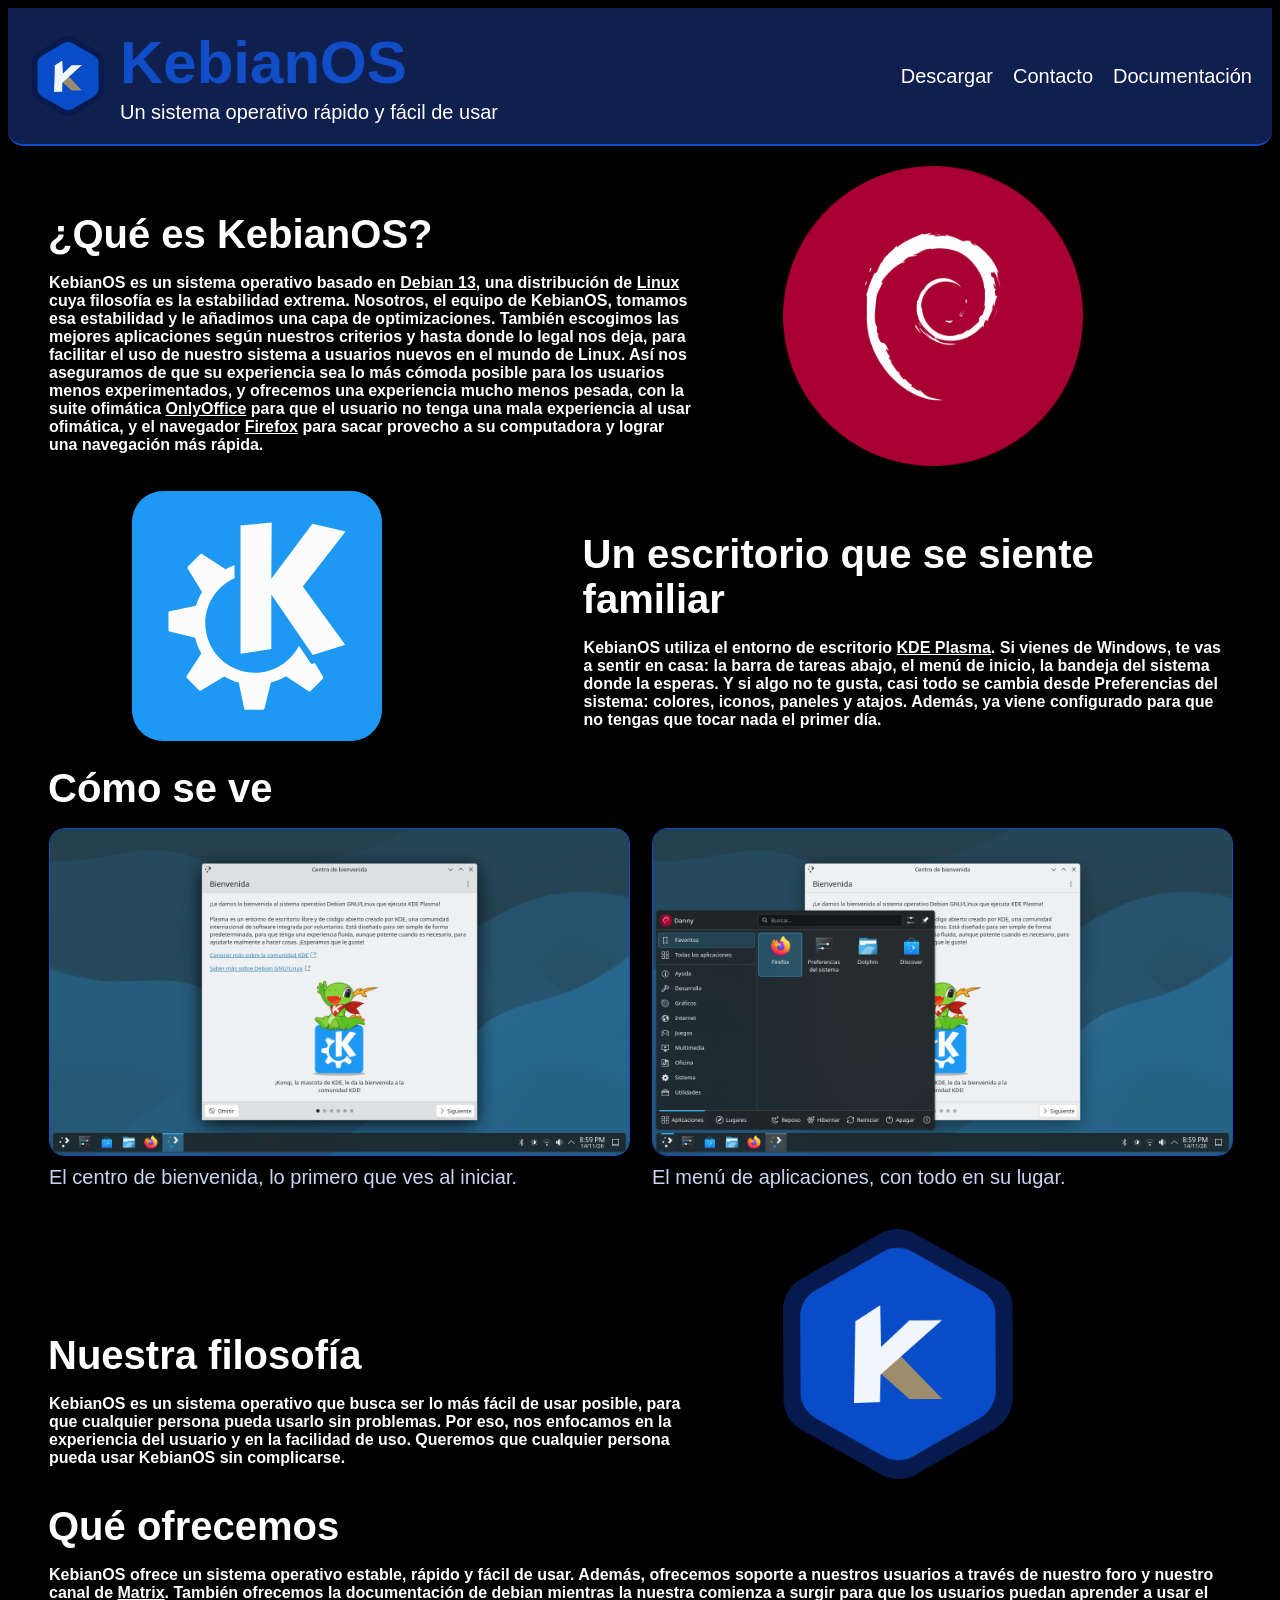
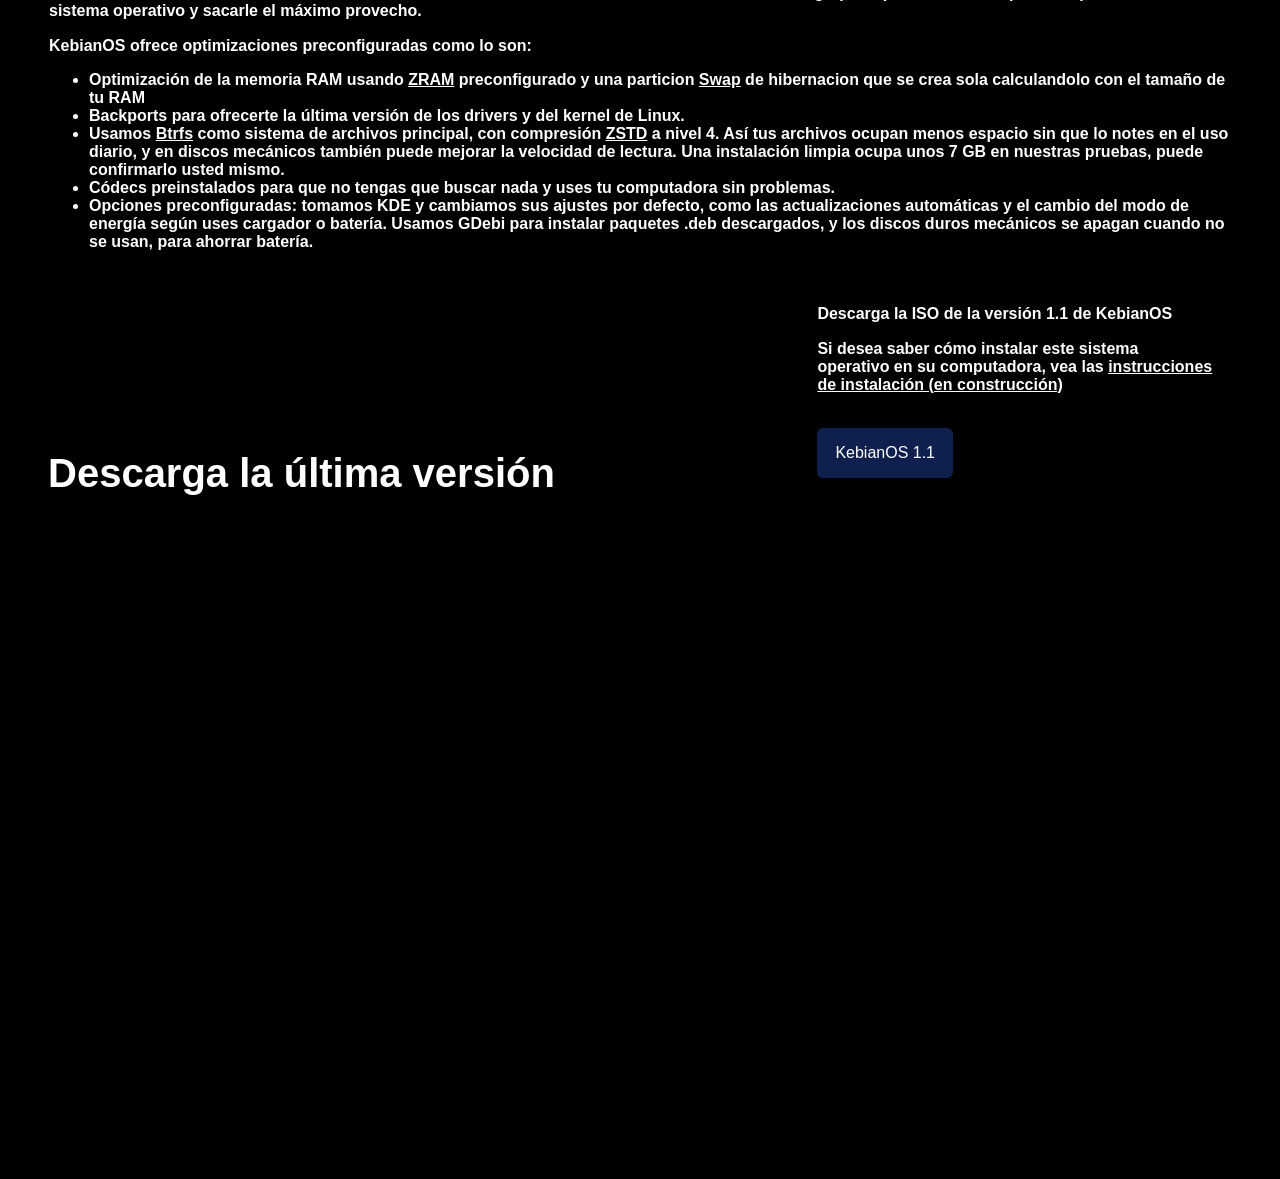
<file: index.html>
<!DOCTYPE html>
<html lang="es">
  <head>
    <meta name="google-site-verification" content="A3nO0-pI93KwMRhNLgHQPzI06pYdwtsDLGP_suFK4k4" />
    <script data-goatcounter="https://dannyxd300.goatcounter.com/count"
        async src="//gc.zgo.at/count.js"></script>
    <meta charset="utf-8">
    <meta name="google-adsense-account" content="ca-pub-1594895174520289">
    <title>KebianOS | Un sistema para cualquiera</title>
    <meta property="og:type" content="website">
    <meta property="og:url" content="https://kebianos.github.io/">
    <meta property="og:title" content="KebianOS | Un sistema para cualquiera">
    <meta property="og:description" content="Distribución de Linux basada en Debian 13 (Trixie) con KDE Plasma, rápida, ligera y lista para usar.">
    <meta property="og:image" content="https://kebianos.github.io/preview.png">
    <meta property="og:image:width" content="1200">
    <meta property="og:image:height" content="630">
    <meta property="og:image:alt" content="KebianOS, una distro para cualquiera, basada en Debian 13 y KDE Plasma.">
    <meta name="twitter:card" content="summary_large_image">
    <meta name="twitter:url" content="https://kebianos.github.io/">
    <meta name="twitter:title" content="KebianOS | Un sistema para cualquiera">
    <meta name="twitter:description" content="Distribución de Linux basada en Debian 13 (Trixie) con KDE Plasma, rápida, ligera y lista para usar.">
    <meta name="twitter:image" content="https://kebianos.github.io/preview.png">
    <meta name="twitter:image:alt" content="KebianOS, una distro para cualquiera, basada en Debian 13 y KDE Plasma.">
    <link rel="stylesheet" href="styles.css">
    <link rel="icon" href="logo.png" type="image/png">
    <script async src="https://pagead2.googlesyndication.com/pagead/js/adsbygoogle.js?client=ca-pub-1594895174520289"
     crossorigin="anonymous"></script>
  </head>

  <body>
    <header class="site-header">
      <div class="brand">
        <img src="logo.png" alt="Logo de KebianOS" class="logo">
        <div>
          <h1>KebianOS</h1>
          <p>Un sistema operativo rápido y fácil de usar</p>
        </div>
      </div>
      <nav aria-label="Navegación principal">
        <ul>
          <li><a href="descargar.html">Descargar</a></li>
          <li><a href="contacto.html">Contacto</a></li>
          <li><a href="documentacion.html">Documentación</a></li>
        </ul>
      </nav>
    </header>

    <!-- Inicio de la página: un resumen corto sobre qué es la distro, en qué se basa y cuál es nuestra filosofía -->
    <section id="what-kebianos" aria-labelledby="titulo-que-es" class="what-kebianos-sec">
      <div class="what-kebianos sec-layout">
        <div class="kebianos-expli">
          <h2 id="titulo-que-es" class="title-1">¿Qué es KebianOS?</h2>
          <h3 class="copy">KebianOS es un sistema operativo basado en <a href="https://www.debian.org/releases/trixie/index.es.html" class="Link-1">Debian 13</a>, una distribución de <a href="https://www.redhat.com/es/topics/linux/what-is-linux" class="Link-1">Linux</a> cuya filosofía es la estabilidad extrema. Nosotros, el equipo de KebianOS, tomamos esa estabilidad y le añadimos una capa de optimizaciones. También escogimos las mejores aplicaciones según nuestros criterios y hasta donde lo legal nos deja, para facilitar el uso de nuestro sistema a usuarios nuevos en el mundo de Linux.
          Así nos aseguramos de que su experiencia sea lo más cómoda posible para los usuarios menos experimentados, y ofrecemos una experiencia mucho menos pesada, con la suite ofimática <a href="https://www.onlyoffice.com/" class="Link-1">OnlyOffice</a> para que el usuario no tenga una mala experiencia al usar ofimática, y el navegador <a href="https://www.firefox.com/" class="Link-1">Firefox</a> para sacar provecho a su computadora y lograr una navegación más rápida.</h3>
        </div>
        <div class="logo-debian-div">
          <img src="debian.png" alt="Logo de Debian" class="logo-debian-img">
        </div>
      </div>
    </section>
    <section id="desktop" aria-labelledby="titulo-escritorio">
      <div class="desktop what-kebianos sec-layout sec-reverse">
        <div class="logo-kde-div">
          <img src="kde-logo.svg" alt="Logo de KDE" class="logo-kde-img">
        </div>
        <div class="info-desktop">
          <h2 id="titulo-escritorio" class="title-1">Un escritorio que se siente familiar</h2>
          <h3 class="copy">KebianOS utiliza el entorno de escritorio <a href="https://www.kde.org/" class="Link-1">KDE Plasma</a>. Si vienes de Windows, te vas a sentir en casa: la barra de tareas abajo, el menú de inicio, la bandeja del sistema donde la esperas. Y si algo no te gusta, casi todo se cambia desde Preferencias del sistema: colores, iconos, paneles y atajos. Además, ya viene configurado para que no tengas que tocar nada el primer día.</h3>
        </div>
      </div>
    </section>
    <section id="capturas" aria-labelledby="titulo-capturas">
      <div class="what-kebianos">
        <h2 id="titulo-capturas" class="title-1">Cómo se ve</h2>
        <div class="capturas-grid">
          <figure class="captura">
            <a href="cap1.png">
              <img src="cap1.png" alt="Centro de bienvenida de KebianOS sobre el escritorio KDE Plasma" width="1366" height="768" loading="lazy">
            </a>
            <figcaption>El centro de bienvenida, lo primero que ves al iniciar.</figcaption>
          </figure>
          <figure class="captura">
            <a href="cap2.png">
              <img src="cap2.png" alt="Menú de aplicaciones de KebianOS con Firefox, Dolphin y Discover" width="1366" height="768" loading="lazy">
            </a>
            <figcaption>El menú de aplicaciones, con todo en su lugar.</figcaption>
          </figure>
        </div>
      </div>
    </section>
    <section id="filosofia" aria-labelledby="titulo-filosofia">
      <div class="filosofia what-kebianos sec-layout">
        <div class="info-filosofia">
          <h2 id="titulo-filosofia" class="title-1">Nuestra filosofía</h2>
          <h3 class="copy">KebianOS es un sistema operativo que busca ser lo más fácil de usar posible, para que cualquier persona pueda usarlo sin problemas. Por eso, nos enfocamos en la experiencia del usuario y en la facilidad de uso. Queremos que cualquier persona pueda usar KebianOS sin complicarse.</h3>
        </div>
        <div class="logo-kebianos-div">
          <img src="logo.png" alt="Logo de KebianOS" class="logo-kebianos-img">
        </div>
      </div>
    </section>
    <section id="ofrecemos" aria-labelledby="titulo-ofrecemos">
      <div class="ofrecemos what-kebianos of">
        <div class="info-ofrecemos">
          <h2 id="titulo-ofrecemos" class="title-1">Qué ofrecemos</h2>
          <h3 class="of">KebianOS ofrece un sistema operativo estable, rápido y fácil de usar. Además, ofrecemos soporte a nuestros usuarios a través de nuestro foro y nuestro canal de <a href="https://matrix.to/#/%23kebianos:matrix.org" target="_blank" rel="noopener noreferrer" class="Link-1">Matrix</a>. También ofrecemos la documentación de debian mientras la nuestra comienza a surgir para que los usuarios puedan aprender a usar el sistema operativo y sacarle el máximo provecho.</h3>
          <h3 class="of">KebianOS ofrece optimizaciones preconfiguradas como lo son:
            <ul>
              <li>Optimización de la memoria RAM usando <a href="https://wiki.archlinux.org/title/Zram" class="Link-1">ZRAM</a> preconfigurado y una particion <a href="https://wiki.archlinux.org/title/Swap" class="Link-1">Swap</a> de hibernacion que se crea sola calculandolo con el tamaño de tu RAM</li>
              <li>Backports para ofrecerte la última versión de los drivers y del kernel de Linux.</li>
              <li>Usamos <a href="https://wiki.archlinux.org/title/Btrfs" class="Link-1">Btrfs</a> como sistema de archivos principal, con compresión <a href="https://man.archlinux.org/man/zstd.1.en" class="Link-1">ZSTD</a> a nivel 4. Así tus archivos ocupan menos espacio sin que lo notes en el uso diario, y en discos mecánicos también puede mejorar la velocidad de lectura. Una instalación limpia ocupa unos 7 GB en nuestras pruebas, puede confirmarlo usted mismo.</li>
              <li>Códecs preinstalados para que no tengas que buscar nada y uses tu computadora sin problemas.</li>
              <li>Opciones preconfiguradas: tomamos KDE y cambiamos sus ajustes por defecto, como las actualizaciones automáticas y el cambio del modo de energía según uses cargador o batería. Usamos GDebi para instalar paquetes .deb descargados, y los discos duros mecánicos se apagan cuando no se usan, para ahorrar batería.</li>

            </ul>
          </h3>
        </div>
      </div>
    </section>
    <section id="descarga" aria-labelledby="titulo-descarga">
      <div class="descarga sec-layout what-kebianos of">
        <div class="info-dowload">
          <h2 id="titulo-descarga" class="title-1">Descarga la última versión</h2>
        </div>
        <div class="download of">
          <h3 class="copy">Descarga la ISO de la versión 1.1 de KebianOS</h3>
          <h3 class="copy">Si desea saber cómo instalar este sistema operativo en su computadora, vea las <a href="instrucciones.html" class="Link-1">instrucciones de instalación (en construcción)</a></h3>
          <a class="boton boton-descarga copy" href="https://www.mediafire.com/file/cwktmjme5ajv4h6/KebianOS-amd64_1.1_.iso/file">KebianOS 1.1</a>
        </div>
      </div>
    </section>
    <div id="container-15a08a248e6405eaa5c0792495d2495e"></div>
  </body>
</html>
</file>
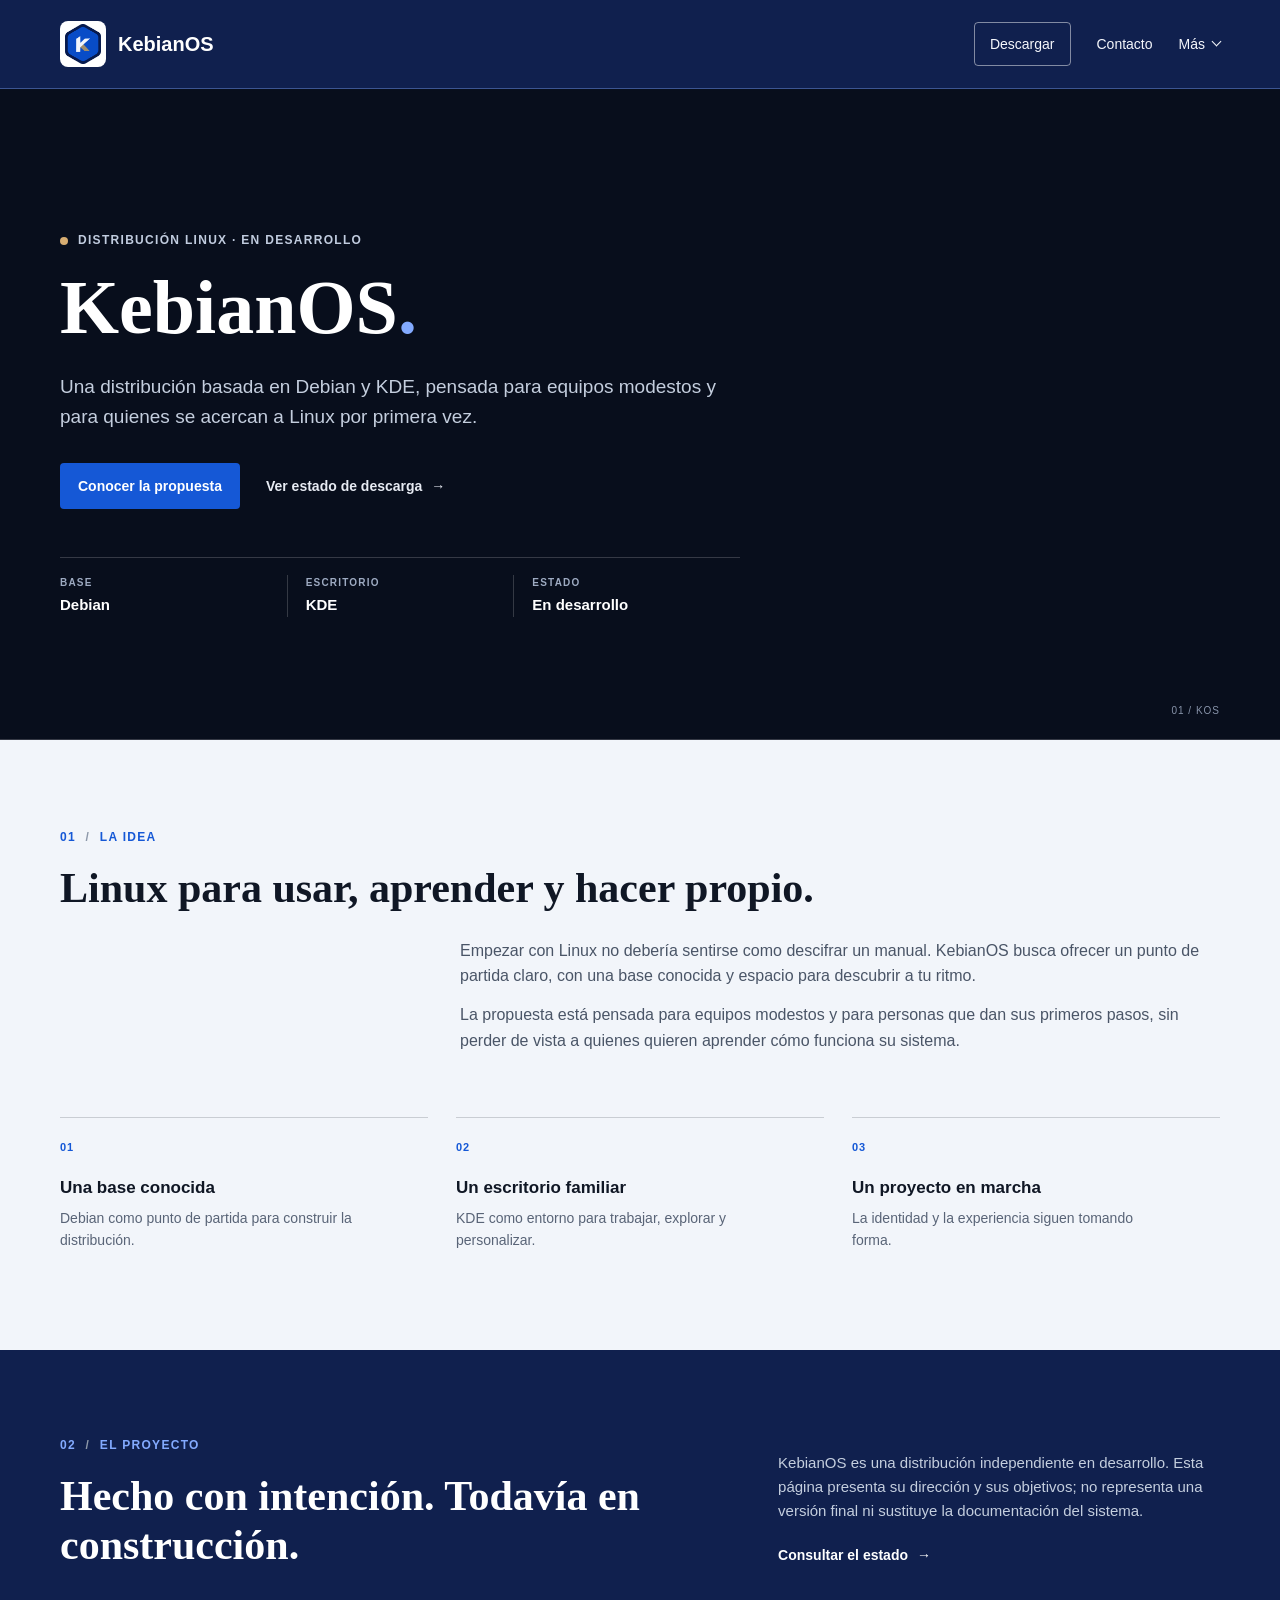
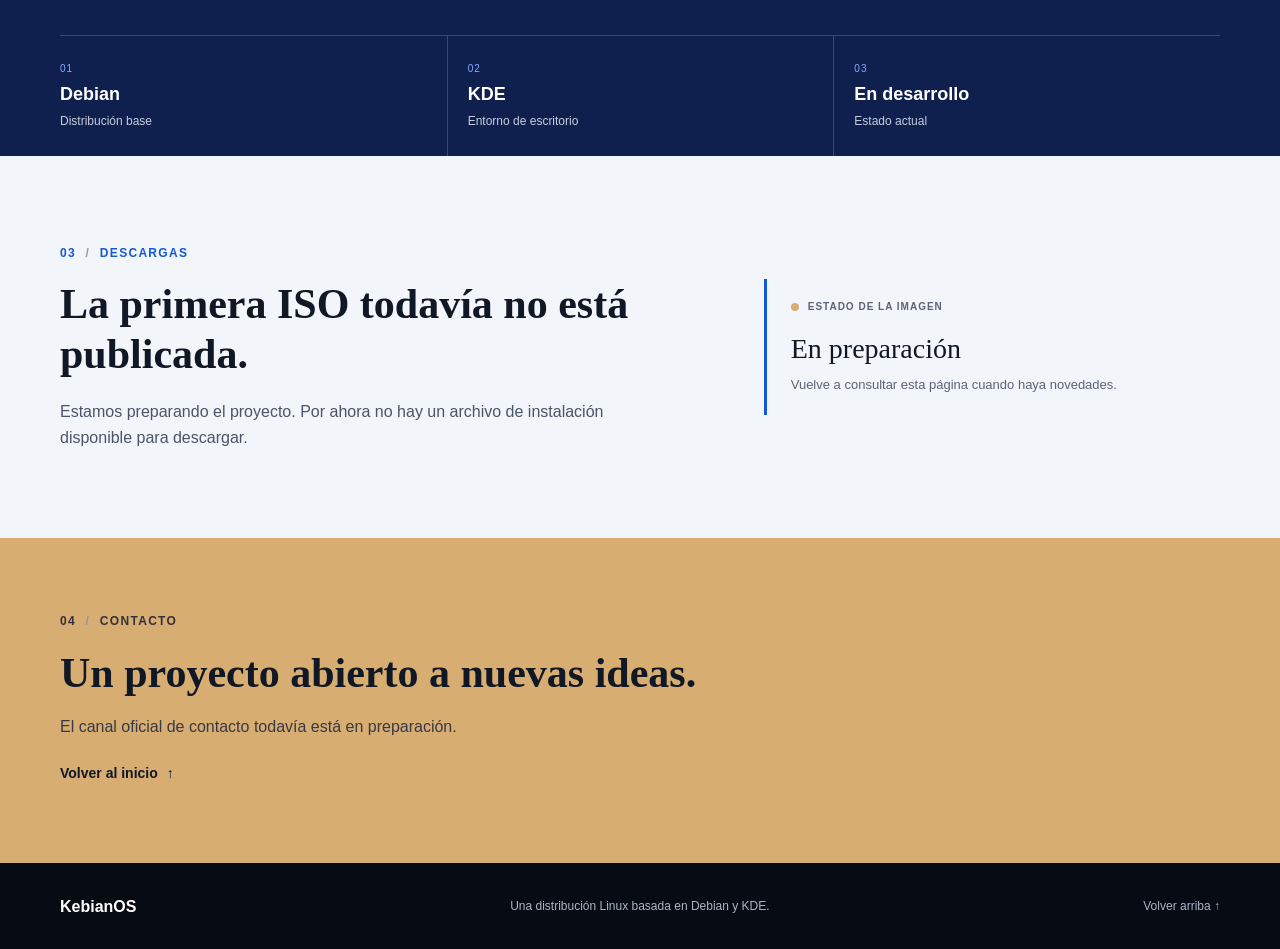
<file: IA/index.html>
<!doctype html>
<html lang="es">
  <head>
    <meta charset="utf-8">
    <meta name="viewport" content="width=device-width, initial-scale=1">
    <meta name="description" content="Conoce KebianOS, una distribución Linux basada en Debian y KDE que está en desarrollo.">
    <meta name="theme-color" content="#10204e">
    <title>KebianOS | Una distro Linux en desarrollo</title>
    <link rel="icon" type="image/png" href="../logo.png">
    <link rel="stylesheet" href="styles.css">
    <script src="script.js" defer></script>
  </head>
  <body>
    <a class="skip-link" href="#contenido">Saltar al contenido</a>

    <header class="site-header">
      <div class="header-inner">
        <a class="brand" href="#inicio" aria-label="KebianOS, inicio">
          <img src="../logo.png" alt="">
          <span>KebianOS</span>
        </a>

        <nav class="site-nav" aria-label="Navegación principal">
          <ul class="nav-list">
            <li><a class="nav-download" href="#descargas">Descargar</a></li>
            <li><a href="#contacto">Contacto</a></li>
            <li class="nav-dropdown">
              <button
                class="dropdown-toggle"
                type="button"
                aria-expanded="false"
                aria-controls="more-menu"
              >
                Más <span class="dropdown-arrow" aria-hidden="true"></span>
              </button>
              <ul class="dropdown-menu" id="more-menu" hidden>
                <li><a href="#inicio">Inicio</a></li>
                <li><a href="#filosofia">Filosofía</a></li>
                <li><a href="#experiencia">El proyecto</a></li>
              </ul>
            </li>
          </ul>
        </nav>
      </div>
    </header>

    <main id="contenido">
      <section class="hero" id="inicio" aria-labelledby="hero-title">
        <div class="hero-inner">
          <p class="eyebrow"><span class="status-dot"></span> DISTRIBUCIÓN LINUX · EN DESARROLLO</p>
          <h1 id="hero-title">KebianOS<span class="title-mark">.</span></h1>
          <p class="hero-copy">
            Una distribución basada en Debian y KDE, pensada para equipos modestos
            y para quienes se acercan a Linux por primera vez.
          </p>
          <div class="hero-actions">
            <a class="button button-primary" href="#filosofia">Conocer la propuesta</a>
            <a class="button button-text" href="#descargas">Ver estado de descarga <span aria-hidden="true">&#8594;</span></a>
          </div>

          <dl class="hero-facts" aria-label="Resumen de KebianOS">
            <div>
              <dt>BASE</dt>
              <dd>Debian</dd>
            </div>
            <div>
              <dt>ESCRITORIO</dt>
              <dd>KDE</dd>
            </div>
            <div>
              <dt>ESTADO</dt>
              <dd>En desarrollo</dd>
            </div>
          </dl>
        </div>
        <span class="hero-index" aria-hidden="true">01 / KOS</span>
      </section>

      <section class="philosophy section-light" id="filosofia" aria-labelledby="philosophy-title">
        <div class="content-width">
          <div class="section-heading">
            <p class="section-label">01 <span>/</span> LA IDEA</p>
            <h2 id="philosophy-title">Linux para usar, aprender y hacer propio.</h2>
          </div>
          <div class="section-copy">
            <p>
              Empezar con Linux no debería sentirse como descifrar un manual.
              KebianOS busca ofrecer un punto de partida claro, con una base
              conocida y espacio para descubrir a tu ritmo.
            </p>
            <p>
              La propuesta está pensada para equipos modestos y para personas
              que dan sus primeros pasos, sin perder de vista a quienes quieren
              aprender cómo funciona su sistema.
            </p>
          </div>
        </div>

        <ol class="principles content-width">
          <li>
            <span class="principle-number">01</span>
            <h3>Una base conocida</h3>
            <p>Debian como punto de partida para construir la distribución.</p>
          </li>
          <li>
            <span class="principle-number">02</span>
            <h3>Un escritorio familiar</h3>
            <p>KDE como entorno para trabajar, explorar y personalizar.</p>
          </li>
          <li>
            <span class="principle-number">03</span>
            <h3>Un proyecto en marcha</h3>
            <p>La identidad y la experiencia siguen tomando forma.</p>
          </li>
        </ol>
      </section>

      <section class="project section-dark" id="experiencia" aria-labelledby="project-title">
        <div class="content-width project-layout">
          <div>
            <p class="section-label section-label-light">02 <span>/</span> EL PROYECTO</p>
            <h2 id="project-title">Hecho con intención. Todavía en construcción.</h2>
          </div>
          <div class="project-copy">
            <p>
              KebianOS es una distribución independiente en desarrollo. Esta
              página presenta su dirección y sus objetivos; no representa una
              versión final ni sustituye la documentación del sistema.
            </p>
            <a class="text-link" href="#descargas">Consultar el estado <span aria-hidden="true">&#8594;</span></a>
          </div>
        </div>

        <div class="project-line content-width" aria-label="Datos del proyecto">
          <div><span>01</span><strong>Debian</strong><small>Distribución base</small></div>
          <div><span>02</span><strong>KDE</strong><small>Entorno de escritorio</small></div>
          <div><span>03</span><strong>En desarrollo</strong><small>Estado actual</small></div>
        </div>
      </section>

      <section class="downloads section-light" id="descargas" aria-labelledby="downloads-title">
        <div class="content-width downloads-layout">
          <div>
            <p class="section-label">03 <span>/</span> DESCARGAS</p>
            <h2 id="downloads-title">La primera ISO todavía no está publicada.</h2>
            <p class="downloads-copy">
              Estamos preparando el proyecto. Por ahora no hay un archivo de
              instalación disponible para descargar.
            </p>
          </div>
          <div class="release-status" role="status">
            <p class="status-heading"><span class="status-dot"></span> ESTADO DE LA IMAGEN</p>
            <p class="status-value">En preparación</p>
            <p class="status-note">Vuelve a consultar esta página cuando haya novedades.</p>
          </div>
        </div>
      </section>

      <section class="contact section-accent" id="contacto" aria-labelledby="contact-title">
        <div class="content-width contact-inner">
          <p class="section-label">04 <span>/</span> CONTACTO</p>
          <h2 id="contact-title">Un proyecto abierto a nuevas ideas.</h2>
          <p>El canal oficial de contacto todavía está en preparación.</p>
          <a class="contact-link" href="#inicio">Volver al inicio <span aria-hidden="true">&#8593;</span></a>
        </div>
      </section>
    </main>

    <footer class="site-footer">
      <div class="content-width footer-inner">
        <a class="footer-brand" href="#inicio">KebianOS</a>
        <p>Una distribución Linux basada en Debian y KDE.</p>
        <a href="#inicio" class="back-to-top">Volver arriba &#8593;</a>
      </div>
    </footer>
  </body>
</html>
</file>
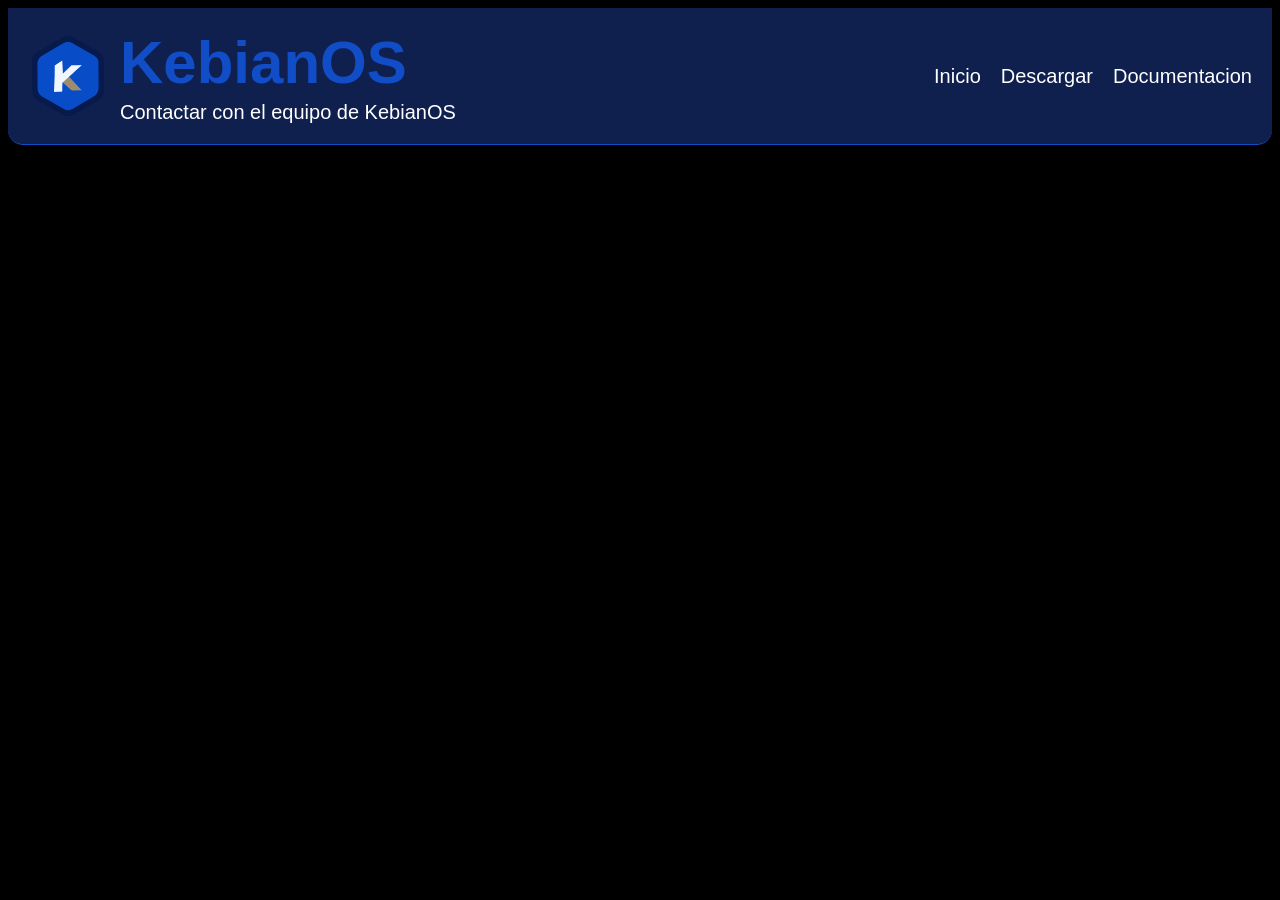
<file: contacto.html>
<!DOCTYPE html>
<html lang="es">
  <head>
    <script data-goatcounter="https://kebianos.goatcounter.com/count"
        async src="//gc.zgo.at/count.js"></script>
    <meta charset="utf-8">
    <title>KebianOS | Contacto con soporte</title>
    <link rel="stylesheet" href="styles.css">
    <link rel="icon" href="logo.png" type="image/png">
  </head>

  <body>
    <header>
      <div class="brand">
        <img src="logo.png" alt="Logo de Kebian OS" class="logo">
        <div>
          <h1>KebianOS</h1>
          <p>Contactar con el equipo de KebianOS</p>
        </div>
      </div>
      <nav aria-label="Navegación principal">
        <ul>
          <li><a href="index.html">Inicio</a></li>
          <li><a href="descargar.html">Descargar</a></li>
          <li><a href="documentacion.html">Documentacion</a></li>
        </ul>
      </nav>
    </header>
  </body>
</html>
</file>
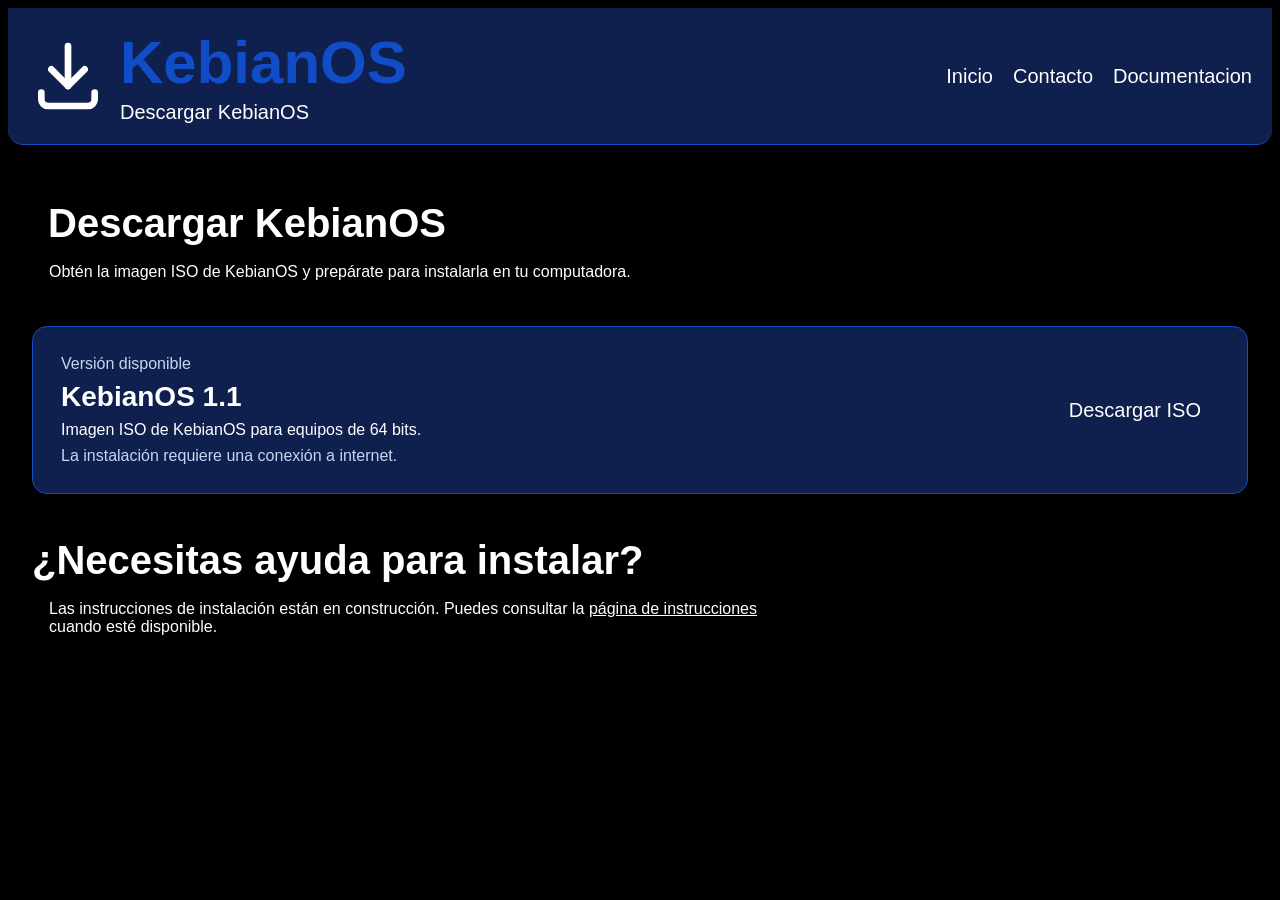
<file: descargar.html>
<!DOCTYPE html>
<html lang="es">
  <head>
    <script data-goatcounter="https://kebianos.goatcounter.com/count"
        async src="//gc.zgo.at/count.js"></script>
    <meta charset="utf-8">
    <title>KebianOS | Zona de descargas</title>
    <link rel="stylesheet" href="styles.css">
    <link rel="icon" href="logo.png" type="image/png">
  </head>

  <body>
    <header>
      <div class="brand">
        <svg xmlns="http://www.w3.org/2000/svg" viewBox="0 0 24 24" width="48" height="48" fill="none" stroke="currentColor" stroke-width="2" stroke-linecap="round" stroke-linejoin="round" class="logo">
          <path d="M12 3v12"/>
          <path d="M7 10l5 5 5-5"/>
          <path d="M4 17v2a2 2 0 0 0 2 2h12a2 2 0 0 0 2-2v-2"/>
        </svg>
        <div>
          <h1>KebianOS</h1>
          <p>Descargar KebianOS</p>
        </div>
      </div>
      <nav aria-label="Navegación principal">
        <ul>
          <li><a href="index.html">Inicio</a></li>
          <li><a href="contacto.html">Contacto</a></li>
          <li><a href="documentacion.html">Documentacion</a></li>
        </ul>
      </nav>
    </header>
    <main class="download-page what-kebianos" aria-labelledby="titulo-descargas">
      <section class="download-intro">
        <h2 id="titulo-descargas" class="title-1">Descargar KebianOS</h2>
        <p class="copy">Obtén la imagen ISO de KebianOS y prepárate para instalarla en tu computadora.</p>
      </section>

      <section class="download-card" aria-labelledby="version-disponible">
        <div>
          <p class="download-eyebrow">Versión disponible</p>
          <h3 id="version-disponible" class="download-version">KebianOS 1.1</h3>
          <p class="copy">Imagen ISO de KebianOS para equipos de 64 bits.</p>
          <p class="download-note">La instalación requiere una conexión a internet.</p>
        </div>
        <a class="boton boton-descarga download-action" href="https://www.mediafire.com/file/cwktmjme5ajv4h6/KebianOS-amd64_1.1_.iso/file">Descargar ISO</a>
      </section>

      <section class="download-help" aria-labelledby="ayuda-instalacion">
        <h2 id="ayuda-instalacion" class="title-1">¿Necesitas ayuda para instalar?</h2>
        <p class="copy">Las instrucciones de instalación están en construcción. Puedes consultar la <a href="instrucciones.html" class="Link-1">página de instrucciones</a> cuando esté disponible.</p>
      </section>
    </main>
  </body>
</html>
</file>
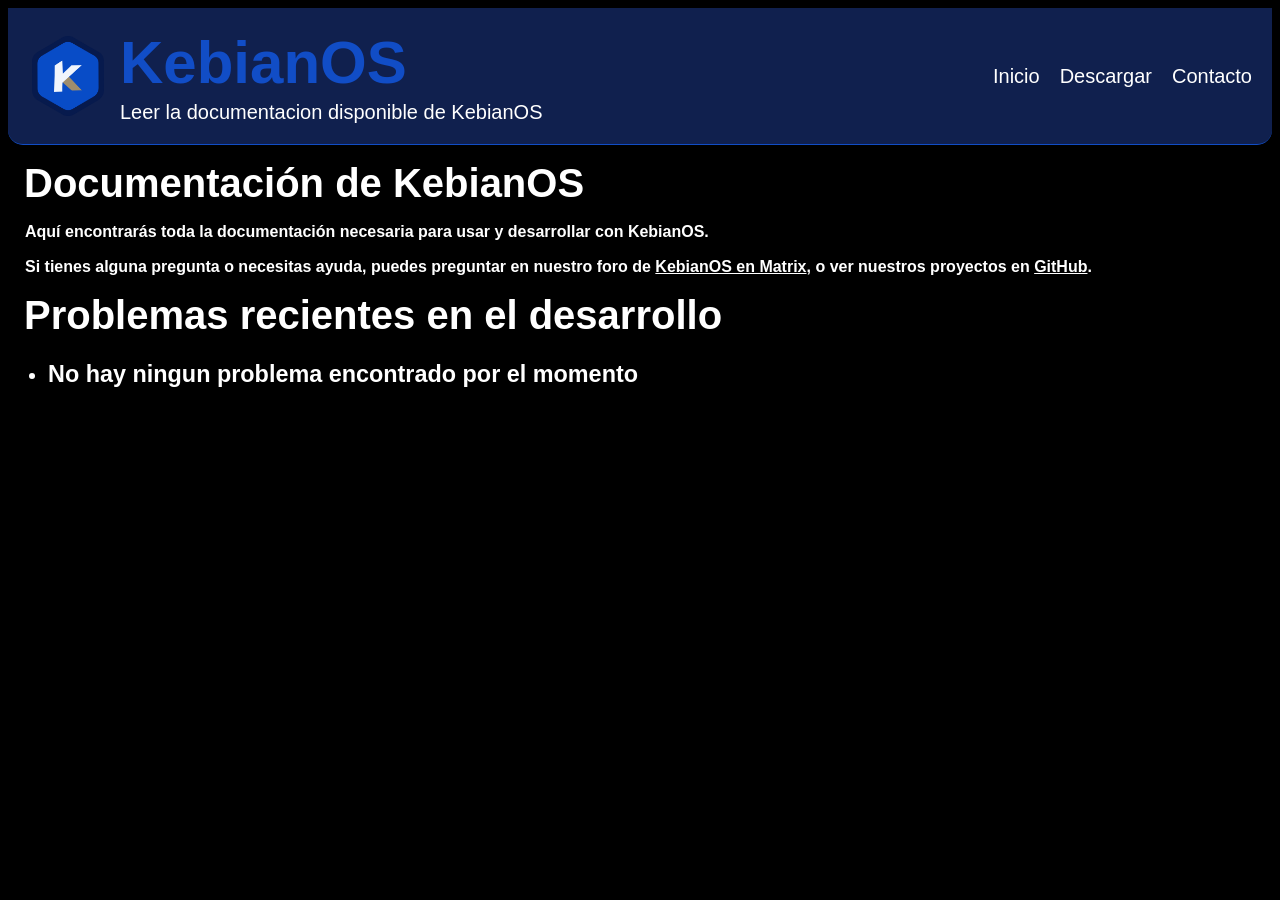
<file: documentacion.html>
<!DOCTYPE html>
<html lang="es">
  <head>
    <script data-goatcounter="https://kebianos.goatcounter.com/count"
        async src="//gc.zgo.at/count.js"></script>
    <meta charset="utf-8">
    <title>KebianOS | Documentacion</title>
    <link rel="stylesheet" href="styles.css">
    <link rel="icon" href="logo.png" type="image/png">
  </head>

  <body>
    <header>
      <div class="brand">
        <img src="logo.png" alt="Logo de Kebian OS" class="logo">
        <div>
          <h1>KebianOS</h1>
          <p>Leer la documentacion disponible de KebianOS</p>
        </div>
      </div>
      <nav aria-label="Navegación principal">
        <ul>
          <li><a href="index.html">Inicio</a></li>
          <li><a href="descargar.html">Descargar</a></li>
          <li><a href="contacto.html">Contacto</a></li>
        </ul>
      </nav>
    </header>
    <div>
      <h2 id="titulo-documentacion" class="title-1">Documentación de KebianOS</h2>
      <h3 class="of">Aquí encontrarás toda la documentación necesaria para usar y desarrollar con KebianOS.</h3>
      <h3 class="of">Si tienes alguna pregunta o necesitas ayuda, puedes preguntar en nuestro foro de <a href="https://matrix.to/#/%23kebianos:matrix.org" class="Link-1">KebianOS en Matrix</a>, o ver nuestros proyectos en <a href="https://github.com/kebianos" class="Link-1">GitHub</a>.</h3>
    </div>
    <div id="docu">
      <h2 id="problemas" class="title-1">Problemas recientes en el desarrollo</h2>
      <ul>
        <li>
        <h3>No hay ningun problema encontrado por el momento</h3>
        </li>
      </ul>
    </div>
  </body>
</html>
</file>
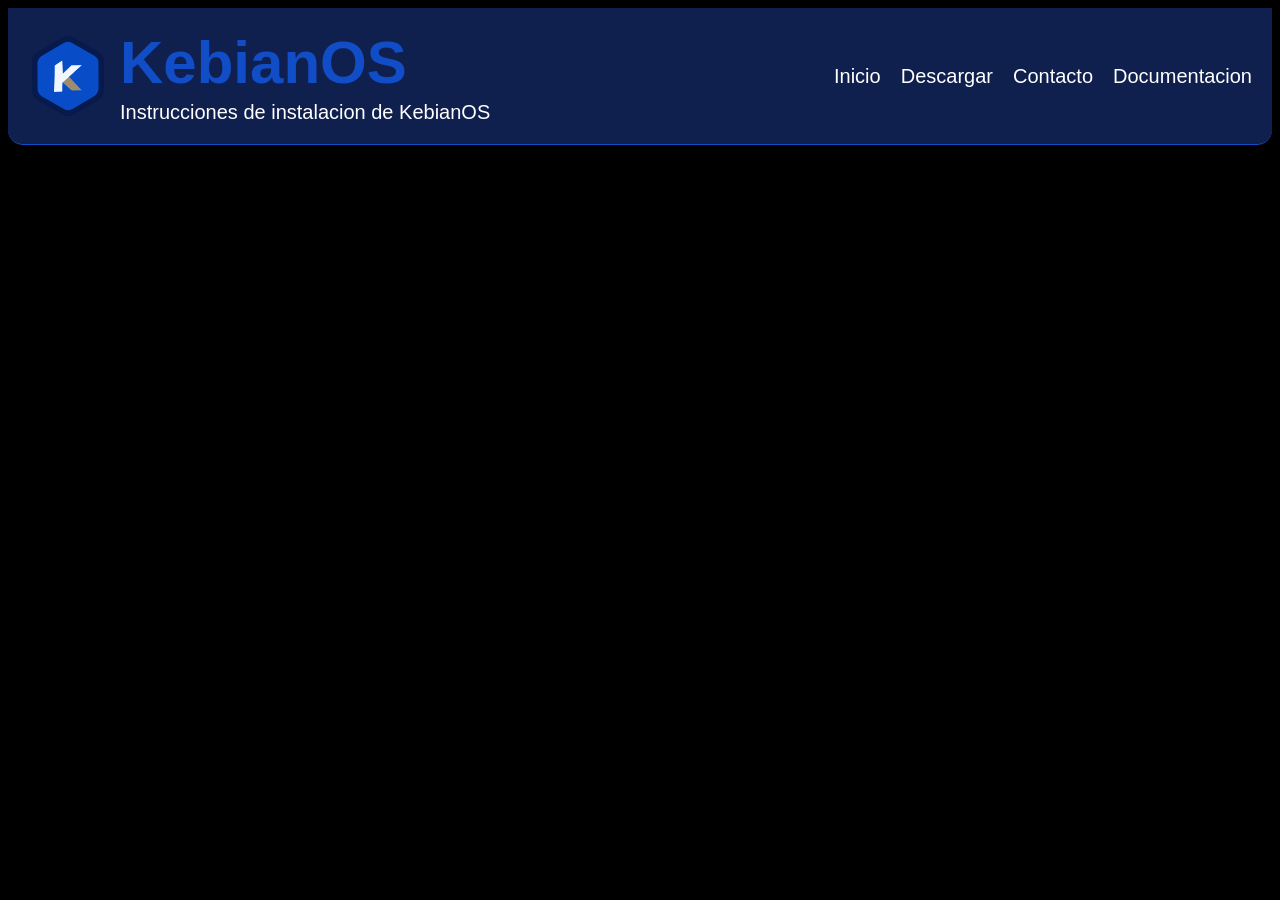
<file: instrucciones.html>
<!DOCTYPE html>
<html lang="es">
  <head>
    <script data-goatcounter="https://kebianos.goatcounter.com/count"
        async src="//gc.zgo.at/count.js"></script>
    <meta charset="utf-8">
    <title>KebianOS | Instrucciones de instalacion</title>
    <link rel="stylesheet" href="styles.css">
    <link rel="icon" href="logo.png" type="image/png">
  </head>

  <body>
    <header>
      <div class="brand">
        <img src="logo.png" alt="Logo de Kebian OS" class="logo">
        <div>
          <h1>KebianOS</h1>
          <p>Instrucciones de instalacion de KebianOS</p>
        </div>
      </div>
      <nav aria-label="Navegación principal">
        <ul>
          <li><a href="index.html">Inicio</a></li>
          <li><a href="descargar.html">Descargar</a></li>
          <li><a href="contacto.html">Contacto</a></li>
          <li><a href="documentacion.html">Documentacion</a></li> 
        </ul>
      </nav>
    </header>
  </body>
</html>
</file>
<file: styles.css>
body {
    color: #ffffff;
    background-color: #000000;
    font-family: Arial, sans-serif;
    font-size: 20px;
}

h1 {
    color: #114dc6;
    font-size: 60px;
    font-weight: bold;
    margin: 0;
}

header {
    background-color: #10204e;
    color: white;
    padding: 20px 20px;
    display: flex;
    align-items: center;
    justify-content: space-between;
    border-bottom: 1px solid #114dc6;
    border-radius: 0px 0px 15px 15px;
}
.site-header {
    position: relative;
    z-index: 5;
    /*background: var(--navy);*/
    border-bottom: 2px solid #114dc5;
}
.of {
    margin: 17px;
    color: #ffffff;
}
.title-1 {
    margin: 16px;
    font-size: 40px;
}
.copy {
    margin: 17px;
    max-width: 770px;
    color: #ffffff;
}
.copy,
.of {
    font-size: 16px;
}
.what-kebianos {
    width: min(1290px, calc(100% - 48px));
    margin-inline: auto;
    margin-top: 20px;
}
.boton {
    min-height: 50px;
    display: inline-flex;
    align-items: center;
    justify-content: center;
    padding: 0 18px;
    border-radius: 6px;
    text-decoration: none;
}
.boton-descarga {
    background: #10204e;
    color: #fff;
}
.boton-descarga:hover {
    background: #114dc6;
}
.download-page {
    display: grid;
    gap: 28px;
    padding-block: 20px 48px;
}
.download-intro {
    max-width: 770px;
}
.download-card {
    display: flex;
    align-items: center;
    justify-content: space-between;
    gap: 24px;
    padding: 28px;
    background: #10204e;
    border: 1px solid #114dc6;
    border-radius: 15px;
}
.download-eyebrow,
.download-note {
    color: #c9d4f0;
    font-size: 16px;
}
.download-eyebrow {
    margin: 0 0 8px;
}
.download-version {
    margin: 0;
    font-size: 28px;
}
.download-card .copy {
    margin: 8px 0;
}
.download-note {
    margin: 8px 0 0;
}
.download-action {
    flex-shrink: 0;
}
.download-help {
    max-width: 770px;
}
.download-help .title-1 {
    margin-left: 0;
}
.sec-layout {
    display: grid;
    grid-template-columns: 1.1fr 0.75fr;
    gap: 70px;
    align-items: end;
}
.Link-1 {
    color: #ffffff;
}
.logo-debian-img {
    width: 300px;
    height: 300px;
}
.logo-debian-div {
    justify-content: right;
}
.brand {
    display: flex;
    align-items: center;
    gap: 12px;
}

.brand p {
    margin: 4px 0 0;
}

nav > ul {
    display: flex;
    align-items: center;
    justify-content: flex-end;
    gap: 20px;
    list-style-type: none;
    padding: 0;
    margin: 0;
}

nav a,
nav button {
    color: white;
    text-decoration: none;
}

nav button {
    cursor: pointer;
    font: inherit;
    background: none;
    border: 0;
    padding: 0;
}

nav a:hover,
nav button:hover {
    text-decoration: underline;
}

.logo {
    width: 80px;
    height: 80px;
    object-fit: contain;
}
.descargar-logo {
    width: 80px;
    height: 80px;
    object-fit: contain;
}

/* Seccion del escritorio: logo de KDE al inicio, igual que el de Debian pero invertido */
.sec-reverse {
    grid-template-columns: 0.75fr 1.1fr;
}
.logo-kde-img {
    width: 250px;
    height: 250px;
    padding-left: 100px;
}

/* Capturas de pantalla */
.capturas-grid {
    display: grid;
    grid-template-columns: repeat(2, 1fr);
    gap: 24px;
    margin: 17px 17px 40px;
}
.captura {
    margin: 0;
}
.captura img {
    display: block;
    width: 100%;
    height: auto;
    border: 1px solid #114dc6;
    border-radius: 15px;
    background-color: #10204e;
}
.captura figcaption {
    margin-top: 10px;
    color: #c9d4f0;
}

/* Pantallas pequenas: todo en una columna */
@media (max-width: 800px) {
    .sec-layout,
    .sec-reverse {
        grid-template-columns: 1fr;
        gap: 20px;
    }
    .download-card {
        align-items: flex-start;
        flex-direction: column;
    }
    .capturas-grid {
        grid-template-columns: 1fr;
    }
    .logo-debian-img,
    .logo-kde-img {
        max-width: 100%;
        height: auto;
    }
    .logo-kde-img {
        padding-left: 0;
    }
}


.logo-kebianos-img {
    width: 230px;
    height: 250px;
}

html {
    scroll-behavior: smooth;
}
#descarga {
    min-height: 100vh;
}
</file>
<file: IA/styles.css>
:root {
  color-scheme: dark;
  --navy: #10204e;
  --navy-deep: #080e1c;
  --blue: #1558d6;
  --blue-bright: #83aaff;
  --paper: #f2f5fa;
  --ink: #101725;
  --muted: #aab5c9;
  --line-dark: rgba(255, 255, 255, 0.18);
  --line-light: rgba(16, 23, 37, 0.18);
  --warm: #d7ad72;
}

* {
  box-sizing: border-box;
}

html {
  scroll-behavior: smooth;
}

body {
  margin: 0;
  background: var(--navy-deep);
  color: #fff;
  font-family: "Trebuchet MS", "Lucida Sans Unicode", sans-serif;
  line-height: 1.6;
}

a {
  color: inherit;
}

button,
a {
  -webkit-tap-highlight-color: transparent;
}

a:focus-visible,
button:focus-visible {
  outline: 3px solid var(--warm);
  outline-offset: 4px;
}

.content-width,
.header-inner,
.hero-inner {
  width: min(1160px, calc(100% - 48px));
  margin-inline: auto;
}

.skip-link {
  position: absolute;
  top: 8px;
  left: 8px;
  z-index: 20;
  padding: 10px 14px;
  transform: translateY(-160%);
  background: #fff;
  color: var(--ink);
}

.skip-link:focus {
  transform: translateY(0);
}

/* Header and navigation */
.site-header {
  position: relative;
  z-index: 5;
  background: var(--navy);
  border-bottom: 1px solid rgba(131, 170, 255, 0.38);
}

.header-inner {
  min-height: 88px;
  display: flex;
  align-items: center;
  justify-content: space-between;
  gap: 32px;
}

.brand {
  display: inline-flex;
  align-items: center;
  gap: 12px;
  color: #fff;
  font-size: 20px;
  font-weight: 700;
  text-decoration: none;
  white-space: nowrap;
}

.brand img {
  width: 46px;
  height: 46px;
  padding: 3px;
  border-radius: 8px;
  background: #fff;
  object-fit: contain;
}

.nav-list {
  display: flex;
  align-items: center;
  gap: 26px;
  margin: 0;
  padding: 0;
  list-style: none;
}

.nav-list > li > a,
.dropdown-toggle {
  color: #f5f7fc;
  font: inherit;
  font-size: 14px;
  text-decoration: none;
}

.nav-list > li > a:hover,
.dropdown-toggle:hover,
.dropdown-menu a:hover {
  color: var(--blue-bright);
}

.nav-download {
  display: inline-block;
  padding: 10px 15px;
  border: 1px solid rgba(255, 255, 255, 0.48);
  border-radius: 4px;
}

.nav-download:hover {
  border-color: var(--blue-bright);
}

.nav-dropdown {
  position: relative;
}

.dropdown-toggle {
  display: inline-flex;
  align-items: center;
  gap: 8px;
  padding: 10px 0;
  border: 0;
  background: transparent;
  cursor: pointer;
}

.dropdown-arrow {
  width: 7px;
  height: 7px;
  border-right: 1px solid currentColor;
  border-bottom: 1px solid currentColor;
  transform: translateY(-2px) rotate(45deg);
}

.dropdown-menu {
  position: absolute;
  top: calc(100% + 6px);
  right: 0;
  min-width: 190px;
  display: flex;
  flex-direction: column;
  gap: 2px;
  margin: 0;
  padding: 7px;
  border: 1px solid rgba(131, 170, 255, 0.4);
  border-radius: 5px;
  background: #0c1838;
  box-shadow: 0 14px 32px rgba(0, 0, 0, 0.28);
  list-style: none;
  opacity: 0;
  visibility: hidden;
  transform: translateY(-7px);
  pointer-events: none;
  transition: opacity 180ms ease, transform 180ms ease, visibility 0s linear 180ms;
}

.dropdown-menu.is-open {
  opacity: 1;
  visibility: visible;
  transform: translateY(0);
  pointer-events: auto;
  transition-delay: 0s;
}

.dropdown-menu[hidden] {
  display: none;
}

.dropdown-menu a {
  display: block;
  padding: 9px 10px;
  border-radius: 3px;
  color: #f5f7fc;
  font-size: 14px;
  text-decoration: none;
}

/* Opening section */
.hero {
  position: relative;
  overflow: hidden;
  background: var(--navy-deep);
  border-bottom: 1px solid var(--line-dark);
}

.hero-inner {
  min-height: min(650px, calc(100svh - 88px));
  display: flex;
  flex-direction: column;
  justify-content: center;
  align-items: flex-start;
  padding-top: 56px;
  padding-bottom: 36px;
}

.eyebrow,
.section-label {
  margin: 0;
  font-size: 12px;
  font-weight: 700;
  letter-spacing: 1.3px;
}

.eyebrow {
  display: flex;
  align-items: center;
  gap: 10px;
  color: #c1ccdf;
}

.status-dot {
  width: 8px;
  height: 8px;
  display: inline-block;
  flex: 0 0 auto;
  border-radius: 50%;
  background: var(--warm);
}

.hero h1 {
  margin: 18px 0 8px;
  color: #fff;
  font-family: Georgia, "Times New Roman", serif;
  font-size: 76px;
  font-weight: 700;
  line-height: 1.05;
}

.title-mark {
  color: var(--blue-bright);
}

.hero-copy {
  max-width: 680px;
  margin: 16px 0 0;
  color: #c4cede;
  font-size: 19px;
}

.hero-actions {
  display: flex;
  align-items: center;
  flex-wrap: wrap;
  gap: 14px 26px;
  margin-top: 30px;
}

.button {
  min-height: 46px;
  display: inline-flex;
  align-items: center;
  justify-content: center;
  padding: 0 18px;
  border-radius: 4px;
  font-size: 14px;
  font-weight: 700;
  text-decoration: none;
}

.button-primary {
  background: var(--blue);
  color: #fff;
}

.button-primary:hover {
  background: #2469ed;
}

.button-text {
  gap: 9px;
  padding-inline: 0;
  color: #e7ebf3;
}

.button-text:hover,
.text-link:hover,
.contact-link:hover {
  color: var(--blue-bright);
}

.hero-facts {
  width: min(680px, 100%);
  display: grid;
  grid-template-columns: repeat(3, 1fr);
  margin: 48px 0 0;
  padding-top: 17px;
  border-top: 1px solid var(--line-dark);
}

.hero-facts div {
  display: grid;
  gap: 2px;
  padding-left: 18px;
  border-left: 1px solid var(--line-dark);
}

.hero-facts div:first-child {
  padding-left: 0;
  border-left: 0;
}

.hero-facts dt {
  color: #9eabc2;
  font-size: 10px;
  font-weight: 700;
  letter-spacing: 1.2px;
}

.hero-facts dd {
  margin: 0;
  color: #fff;
  font-size: 15px;
  font-weight: 700;
}

.hero-index {
  position: absolute;
  right: max(24px, calc((100% - 1160px) / 2));
  bottom: 20px;
  color: #8793a9;
  font-size: 10px;
  letter-spacing: 1px;
}

/* Light information section */
.section-light {
  background: var(--paper);
  color: var(--ink);
}

.philosophy {
  padding: 88px 0 82px;
}

.section-heading,
.section-copy {
  max-width: 760px;
}

.section-label {
  color: var(--blue);
}

.section-label span {
  padding-inline: 5px;
  color: #8d98a9;
}

.section-heading h2,
.project h2,
.downloads h2,
.contact h2 {
  margin: 17px 0 0;
  font-family: Georgia, "Times New Roman", serif;
  font-size: 42px;
  font-weight: 600;
  line-height: 1.18;
}

.section-copy {
  margin: 24px 0 0 auto;
  color: #4a5567;
  font-size: 16px;
}

.section-copy p {
  margin: 0 0 13px;
}

.principles {
  display: grid;
  grid-template-columns: repeat(3, 1fr);
  gap: 28px;
  margin-top: 64px;
  padding-left: 0;
  list-style: none;
}

.principles li {
  padding-top: 15px;
  border-top: 1px solid var(--line-light);
}

.principle-number {
  color: var(--blue);
  font-size: 11px;
  font-weight: 700;
  letter-spacing: 1px;
}

.principles h3 {
  margin: 15px 0 6px;
  font-size: 17px;
}

.principles p {
  max-width: 300px;
  margin: 0;
  color: #596477;
  font-size: 14px;
}

/* Project status section */
.section-dark {
  background: var(--navy);
  color: #fff;
}

.project {
  padding: 86px 0 0;
}

.project-layout {
  display: grid;
  grid-template-columns: 1.1fr 0.75fr;
  gap: 70px;
  align-items: end;
}

.section-label-light {
  color: var(--blue-bright);
}

.project h2 {
  max-width: 600px;
}

.project-copy {
  padding-bottom: 4px;
  color: #c4cede;
  font-size: 15px;
}

.project-copy p {
  margin: 0 0 20px;
}

.text-link,
.contact-link {
  display: inline-flex;
  align-items: center;
  gap: 9px;
  color: #fff;
  font-size: 14px;
  font-weight: 700;
  text-decoration: none;
}

.project-line {
  display: grid;
  grid-template-columns: repeat(3, 1fr);
  margin-top: 64px;
  border-top: 1px solid var(--line-dark);
}

.project-line div {
  min-height: 120px;
  display: grid;
  align-content: center;
  gap: 3px;
  padding-left: 20px;
  border-left: 1px solid var(--line-dark);
}

.project-line div:first-child {
  padding-left: 0;
  border-left: 0;
}

.project-line span {
  color: var(--blue-bright);
  font-size: 10px;
  letter-spacing: 1px;
}

.project-line strong {
  font-size: 18px;
}

.project-line small {
  color: #c4cede;
  font-size: 12px;
}

/* Download and contact sections */
.downloads {
  padding: 88px 0;
}

.downloads-layout {
  display: grid;
  grid-template-columns: 1fr 0.72fr;
  gap: 70px;
  align-items: center;
}

.downloads h2 {
  max-width: 620px;
}

.downloads-copy {
  max-width: 560px;
  margin: 20px 0 0;
  color: #4a5567;
}

.release-status {
  padding: 20px 0 20px 24px;
  border-left: 3px solid var(--blue);
}

.status-heading {
  display: flex;
  align-items: center;
  gap: 9px;
  margin: 0;
  color: #596477;
  font-size: 10px;
  font-weight: 700;
  letter-spacing: 1px;
}

.status-value {
  margin: 12px 0 3px;
  color: var(--ink);
  font-family: Georgia, "Times New Roman", serif;
  font-size: 28px;
}

.status-note {
  margin: 0;
  color: #596477;
  font-size: 13px;
}

.contact {
  padding: 74px 0 78px;
  background: var(--warm);
  color: var(--ink);
}

.contact .section-label {
  color: #34313a;
}

.contact h2 {
  max-width: 680px;
}

.contact-inner > p:not(.section-label) {
  margin: 16px 0 20px;
  color: #373946;
}

.contact-link {
  color: var(--ink);
}

.contact-link:hover {
  color: #173c87;
}

/* Footer */
.site-footer {
  background: #070b13;
  color: #d3dae7;
}

.footer-inner {
  min-height: 86px;
  display: flex;
  align-items: center;
  justify-content: space-between;
  gap: 18px;
}

.footer-brand {
  color: #fff;
  font-weight: 700;
  text-decoration: none;
}

.footer-inner p,
.back-to-top {
  margin: 0;
  color: #aab5c9;
  font-size: 12px;
  text-decoration: none;
}

.back-to-top:hover {
  color: #fff;
}

@media (max-width: 760px) {
  .content-width,
  .header-inner,
  .hero-inner {
    width: min(100% - 36px, 620px);
  }

  .header-inner {
    min-height: 0;
    flex-direction: column;
    align-items: flex-start;
    gap: 12px;
    padding-block: 14px;
  }

  .brand img {
    width: 40px;
    height: 40px;
  }

  .nav-list {
    width: calc(100vw - 36px);
    justify-content: space-between;
    gap: 14px;
  }

  .nav-download {
    padding: 8px 11px;
  }

  .hero-inner {
    min-height: auto;
    padding-top: 74px;
    padding-bottom: 32px;
  }

  .hero h1 {
    font-size: 56px;
  }

  .hero-copy {
    font-size: 17px;
  }

  .hero-facts {
    margin-top: 42px;
  }

  .hero-facts div {
    padding-left: 10px;
  }

  .hero-facts dd {
    font-size: 13px;
  }

  .hero-index {
    display: none;
  }

  .philosophy,
  .downloads {
    padding-block: 68px;
  }

  .section-heading h2,
  .project h2,
  .downloads h2,
  .contact h2 {
    font-size: 34px;
  }

  .principles,
  .project-layout,
  .downloads-layout {
    grid-template-columns: 1fr;
    gap: 28px;
  }

  .principles {
    margin-top: 44px;
  }

  .project {
    padding-top: 68px;
  }

  .project-line {
    margin-top: 42px;
  }

  .project-line div {
    min-height: 105px;
  }

  .release-status {
    margin-top: 4px;
  }

  .footer-inner {
    min-height: 0;
    flex-wrap: wrap;
    padding-block: 22px;
  }

  .footer-inner p {
    order: 1;
    width: 100%;
  }
}

@media (max-width: 420px) {
  .nav-list {
    gap: 9px;
  }

  .nav-list > li > a,
  .dropdown-toggle {
    font-size: 13px;
  }

  .hero h1 {
    font-size: 48px;
  }

  .hero-facts {
    grid-template-columns: repeat(2, 1fr);
    row-gap: 16px;
  }

  .hero-facts div:nth-child(3) {
    padding-left: 0;
    border-left: 0;
  }

  .project-line {
    grid-template-columns: 1fr;
  }

  .project-line div,
  .project-line div:first-child {
    min-height: 86px;
    padding-left: 0;
    border-left: 0;
    border-bottom: 1px solid var(--line-dark);
  }
}

@media (prefers-reduced-motion: reduce) {
  html {
    scroll-behavior: auto;
  }

  .dropdown-menu {
    transition: none;
  }
}
</file>
